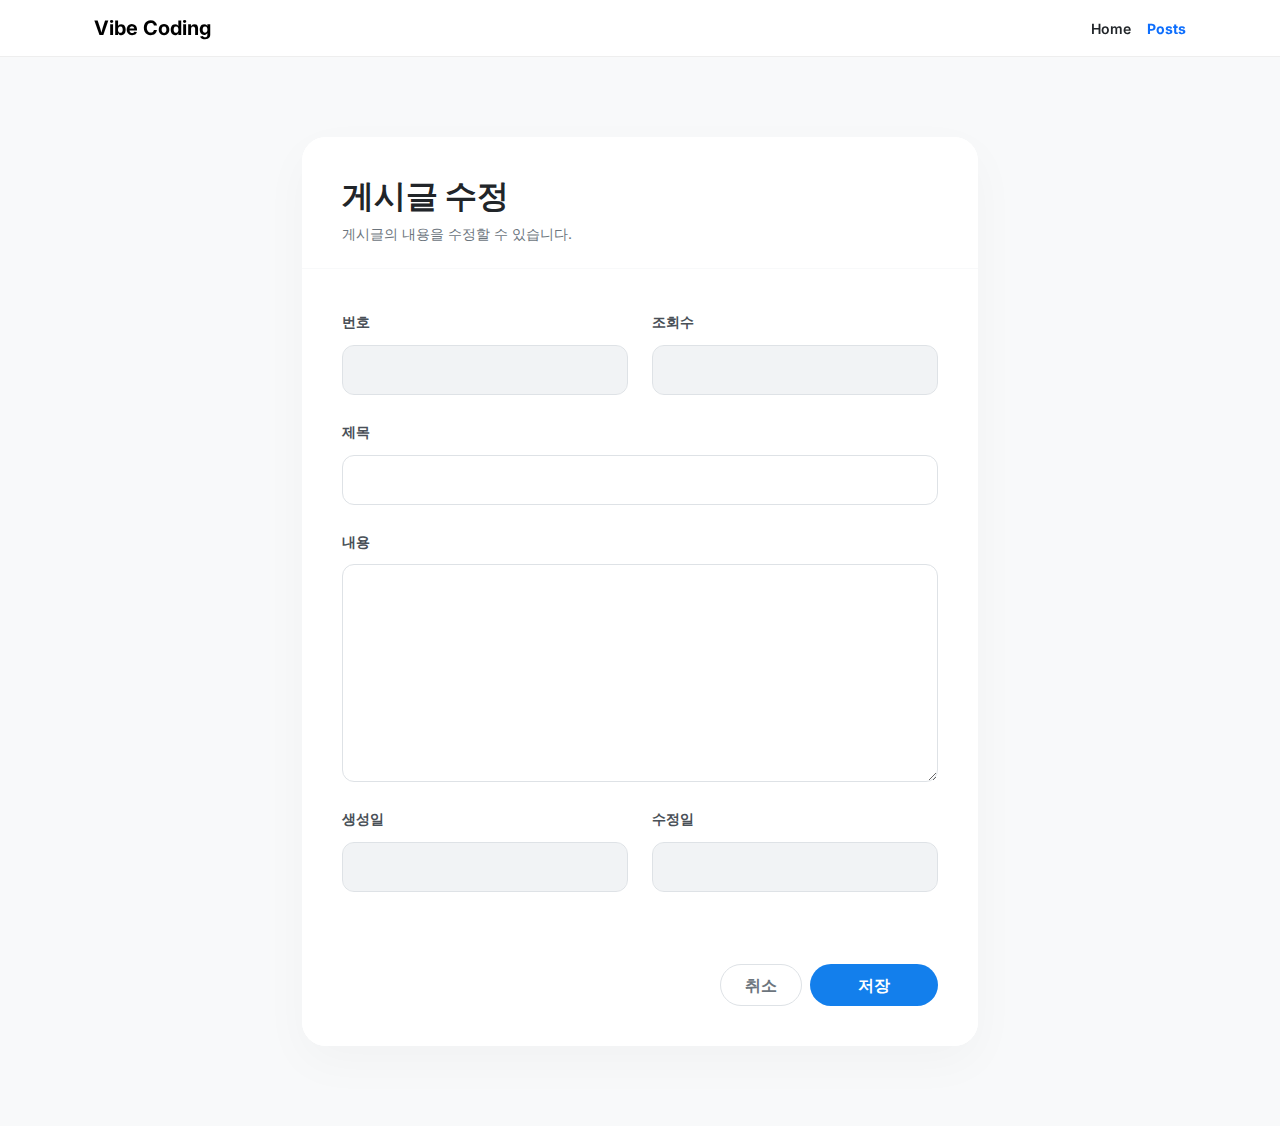
<file: src/main/resources/templates/post_edit_form.html>
<!DOCTYPE html>
<html xmlns:th="http://www.thymeleaf.org" lang="ko">

<head>
    <meta charset="utf-8" />
    <meta content="width=device-width, initial-scale=1.0" name="viewport" />
    <title>게시글 수정 | Vibe Coding</title>
    <!-- Bootstrap 5 CSS -->
    <link href="https://cdn.jsdelivr.net/npm/bootstrap@5.3.3/dist/css/bootstrap.min.css" rel="stylesheet">
    <link href="https://fonts.googleapis.com/css2?family=Inter:wght@400;600;700&display=swap" rel="stylesheet" />
    <link href="https://fonts.googleapis.com/css2?family=Material+Symbols+Outlined:wght,FILL@100..700,0..1&display=swap"
        rel="stylesheet" />
    <style>
        body {
            font-family: 'Inter', sans-serif;
            background-color: #f8f9fa;
        }

        .navbar {
            border-bottom: 1px solid #eee;
            background-color: rgba(255, 255, 255, 0.9) !important;
            backdrop-filter: blur(10px);
        }

        .container-main {
            max-width: 700px;
            margin-top: 5rem;
            margin-bottom: 5rem;
        }

        .card {
            border: none;
            border-radius: 1.5rem;
            box-shadow: 0 1rem 3rem rgba(0, 0, 0, 0.03);
            overflow: hidden;
        }

        .form-header {
            padding: 2.5rem 2.5rem 1.5rem;
            background-color: #fff;
            border-bottom: 1px solid #f8f9fa;
        }

        .form-body {
            padding: 2.5rem;
            background-color: #fff;
        }

        .form-label {
            font-weight: 600;
            color: #495057;
            font-size: 0.9rem;
            margin-bottom: 0.75rem;
        }

        .form-control {
            border-radius: 0.75rem;
            padding: 0.75rem 1rem;
            border: 1px solid #dee2e6;
            transition: border-color 0.2s, box-shadow 0.2s;
        }

        .form-control[readonly] {
            background-color: #f1f3f5;
            cursor: not-allowed;
        }

        .form-control:focus:not([readonly]) {
            border-color: #137fec;
            box-shadow: 0 0 0 0.25rem rgba(19, 127, 236, 0.1);
        }

        .btn-save {
            background-color: #137fec;
            border: none;
            font-weight: 700;
        }

        .btn-save:hover {
            background-color: #0d6efd;
        }

        .btn-cancel {
            border: 1px solid #dee2e6;
            color: #6c757d;
            font-weight: 600;
        }

        .btn-cancel:hover {
            background-color: #f8f9fa;
            border-color: #ced4da;
            color: #212529;
        }
    </style>
</head>

<body>
    <!-- Navigation -->
    <nav class="navbar navbar-expand-lg sticky-top">
        <div class="container px-4">
            <a class="navbar-brand fw-bold" href="/">Vibe Coding</a>
            <div class="d-flex align-items-center gap-3">
                <a href="/" class="text-decoration-none text-dark small fw-semibold">Home</a>
                <a href="/posts" class="text-decoration-none text-primary small fw-bold">Posts</a>
            </div>
        </div>
    </nav>

    <div class="container container-main">
        <div class="card">
            <div class="form-header">
                <h2 class="fw-bold mb-0">게시글 수정</h2>
                <p class="text-secondary small mt-2 mb-0">게시글의 내용을 수정할 수 있습니다.</p>
            </div>
            <div class="form-body">
                <form id="editForm">
                    <div class="row">
                        <div class="col-md-6 mb-4">
                            <label class="form-label">번호</label>
                            <input type="text" class="form-control" th:value="${post.no}" readonly>
                        </div>
                        <div class="col-md-6 mb-4">
                            <label class="form-label">조회수</label>
                            <input type="text" class="form-control" th:value="${post.views}" readonly>
                        </div>
                    </div>

                    <div class="mb-4">
                        <label for="title" class="form-label">제목</label>
                        <input type="text" name="title" class="form-control" id="title" th:value="${post.title}"
                            required>
                    </div>

                    <div class="mb-4">
                        <label for="content" class="form-label">내용</label>
                        <textarea name="content" class="form-control" id="content" rows="8" th:text="${post.content}"
                            required></textarea>
                    </div>

                    <div class="row">
                        <div class="col-md-6 mb-4">
                            <label class="form-label">생성일</label>
                            <input type="text" class="form-control"
                                th:value="${#temporals.format(post.createdAt, 'yyyy-MM-dd')}" readonly>
                        </div>
                        <div class="col-md-6 mb-4">
                            <label class="form-label">수정일</label>
                            <input type="text" class="form-control"
                                th:value="${post.updatedAt != null ? #temporals.format(post.updatedAt, 'yyyy-MM-dd') : ''}"
                                readonly>
                        </div>
                    </div>

                    <div class="d-flex gap-2 justify-content-end mt-5">
                        <a th:href="@{/posts/{no}(no=${post.no})}" class="btn btn-cancel rounded-pill px-4 py-2">취소</a>
                        <button type="button" class="btn btn-save btn-primary rounded-pill px-5 py-2"
                            onclick="alert('저장되었습니다.')">저장</button>
                    </div>
                </form>
            </div>
        </div>
    </div>

    <!-- Bootstrap 5 JS Bundle -->
    <script src="https://cdn.jsdelivr.net/npm/bootstrap@5.3.3/dist/js/bootstrap.bundle.min.js"></script>
</body>

</html>
</file>
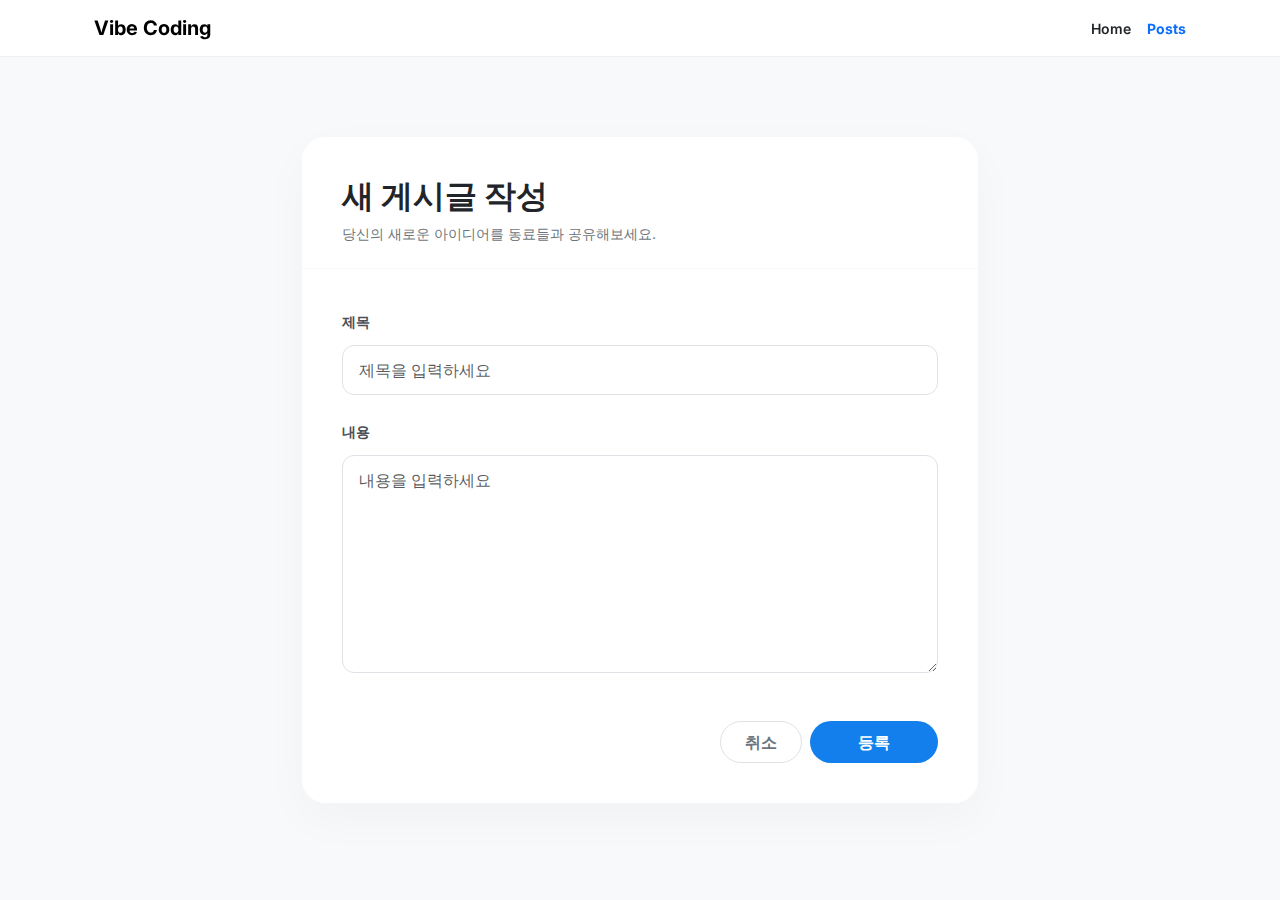
<file: src/main/resources/templates/post_new_form.html>
<!DOCTYPE html>
<html xmlns:th="http://www.thymeleaf.org" lang="ko">

<head>
    <meta charset="utf-8" />
    <meta content="width=device-width, initial-scale=1.0" name="viewport" />
    <title>새 게시글 작성 | Vibe Coding</title>
    <!-- Bootstrap 5 CSS -->
    <link href="https://cdn.jsdelivr.net/npm/bootstrap@5.3.3/dist/css/bootstrap.min.css" rel="stylesheet">
    <link href="https://fonts.googleapis.com/css2?family=Inter:wght@400;600;700&display=swap" rel="stylesheet" />
    <link href="https://fonts.googleapis.com/css2?family=Material+Symbols+Outlined:wght,FILL@100..700,0..1&display=swap"
        rel="stylesheet" />
    <style>
        body {
            font-family: 'Inter', sans-serif;
            background-color: #f8f9fa;
        }

        .navbar {
            border-bottom: 1px solid #eee;
            background-color: rgba(255, 255, 255, 0.9) !important;
            backdrop-filter: blur(10px);
        }

        .container-main {
            max-width: 700px;
            margin-top: 5rem;
            margin-bottom: 5rem;
        }

        .card {
            border: none;
            border-radius: 1.5rem;
            box-shadow: 0 1rem 3rem rgba(0, 0, 0, 0.03);
            overflow: hidden;
        }

        .form-header {
            padding: 2.5rem 2.5rem 1.5rem;
            background-color: #fff;
            border-bottom: 1px solid #f8f9fa;
        }

        .form-body {
            padding: 2.5rem;
            background-color: #fff;
        }

        .form-label {
            font-weight: 600;
            color: #495057;
            font-size: 0.9rem;
            margin-bottom: 0.75rem;
        }

        .form-control {
            border-radius: 0.75rem;
            padding: 0.75rem 1rem;
            border: 1px solid #dee2e6;
            transition: border-color 0.2s, box-shadow 0.2s;
        }

        .form-control:focus {
            border-color: #137fec;
            box-shadow: 0 0 0 0.25rem rgba(19, 127, 236, 0.1);
        }

        .btn-submit {
            background-color: #137fec;
            border: none;
            font-weight: 700;
        }

        .btn-submit:hover {
            background-color: #0d6efd;
        }

        .btn-cancel {
            border: 1px solid #dee2e6;
            color: #6c757d;
            font-weight: 600;
        }

        .btn-cancel:hover {
            background-color: #f8f9fa;
            border-color: #ced4da;
            color: #212529;
        }
    </style>
</head>

<body>
    <!-- Navigation -->
    <nav class="navbar navbar-expand-lg sticky-top">
        <div class="container px-4">
            <a class="navbar-brand fw-bold" href="/">Vibe Coding</a>
            <div class="d-flex align-items-center gap-3">
                <a href="/" class="text-decoration-none text-dark small fw-semibold">Home</a>
                <a href="/posts" class="text-decoration-none text-primary small fw-bold">Posts</a>
            </div>
        </div>
    </nav>

    <div class="container container-main">
        <div class="card">
            <div class="form-header">
                <h2 class="fw-bold mb-0">새 게시글 작성</h2>
                <p class="text-secondary small mt-2 mb-0">당신의 새로운 아이디어를 동료들과 공유해보세요.</p>
            </div>
            <div class="form-body">
                <form th:action="@{/posts/add}" method="post">
                    <div class="mb-4">
                        <label for="title" class="form-label">제목</label>
                        <input type="text" name="title" class="form-control" id="title" placeholder="제목을 입력하세요"
                            required>
                    </div>
                    <div class="mb-4">
                        <label for="content" class="form-label">내용</label>
                        <textarea name="content" class="form-control" id="content" rows="8" placeholder="내용을 입력하세요"
                            required></textarea>
                    </div>
                    <div class="d-flex gap-2 justify-content-end mt-5">
                        <a href="/posts" class="btn btn-cancel rounded-pill px-4 py-2">취소</a>
                        <button type="submit" class="btn btn-submit btn-primary rounded-pill px-5 py-2">등록</button>
                    </div>
                </form>
            </div>
        </div>
    </div>

    <!-- Bootstrap 5 JS Bundle -->
    <script src="https://cdn.jsdelivr.net/npm/bootstrap@5.3.3/dist/js/bootstrap.bundle.min.js"></script>
</body>

</html>
</file>
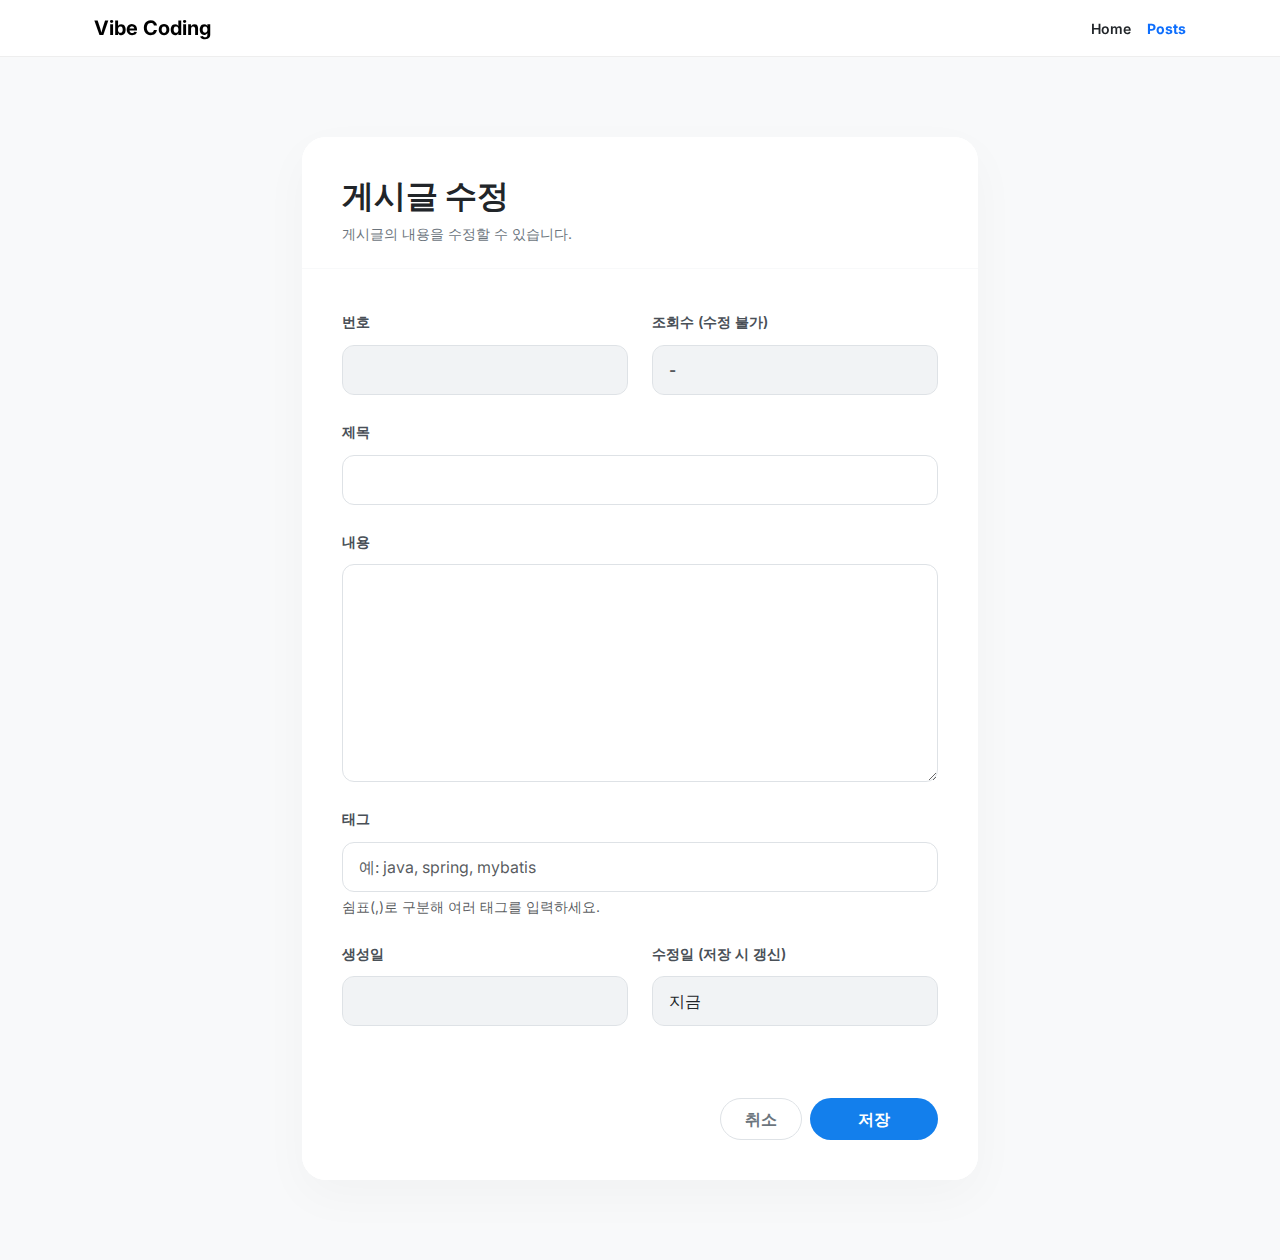
<file: src/main/resources/templates/post/post_edit_form.html>
<!DOCTYPE html>
<html xmlns:th="http://www.thymeleaf.org" lang="ko">

<head>
    <meta charset="utf-8" />
    <meta content="width=device-width, initial-scale=1.0" name="viewport" />
    <title>게시글 수정 | Vibe Coding</title>
    <!-- Bootstrap 5 CSS -->
    <link href="https://cdn.jsdelivr.net/npm/bootstrap@5.3.3/dist/css/bootstrap.min.css" rel="stylesheet">
    <link href="https://fonts.googleapis.com/css2?family=Inter:wght@400;600;700&display=swap" rel="stylesheet" />
    <link href="https://fonts.googleapis.com/css2?family=Material+Symbols+Outlined:wght,FILL@100..700,0..1&display=swap"
        rel="stylesheet" />
    <style>
        body {
            font-family: 'Inter', sans-serif;
            background-color: #f8f9fa;
        }

        .navbar {
            border-bottom: 1px solid #eee;
            background-color: rgba(255, 255, 255, 0.9) !important;
            backdrop-filter: blur(10px);
        }

        .container-main {
            max-width: 700px;
            margin-top: 5rem;
            margin-bottom: 5rem;
        }

        .card {
            border: none;
            border-radius: 1.5rem;
            box-shadow: 0 1rem 3rem rgba(0, 0, 0, 0.03);
            overflow: hidden;
        }

        .form-header {
            padding: 2.5rem 2.5rem 1.5rem;
            background-color: #fff;
            border-bottom: 1px solid #f8f9fa;
        }

        .form-body {
            padding: 2.5rem;
            background-color: #fff;
        }

        .form-label {
            font-weight: 600;
            color: #495057;
            font-size: 0.9rem;
            margin-bottom: 0.75rem;
        }

        .form-control {
            border-radius: 0.75rem;
            padding: 0.75rem 1rem;
            border: 1px solid #dee2e6;
            transition: border-color 0.2s, box-shadow 0.2s;
        }

        .form-control[readonly] {
            background-color: #f1f3f5;
            cursor: not-allowed;
        }

        .form-control:focus:not([readonly]) {
            border-color: #137fec;
            box-shadow: 0 0 0 0.25rem rgba(19, 127, 236, 0.1);
        }

        .btn-save {
            background-color: #137fec;
            border: none;
            font-weight: 700;
        }

        .btn-save:hover {
            background-color: #0d6efd;
        }

        .btn-cancel {
            border: 1px solid #dee2e6;
            color: #6c757d;
            font-weight: 600;
        }

        .btn-cancel:hover {
            background-color: #f8f9fa;
            border-color: #ced4da;
            color: #212529;
        }
    </style>
</head>

<body>
    <!-- Navigation -->
    <nav class="navbar navbar-expand-lg sticky-top">
        <div class="container px-4">
            <a class="navbar-brand fw-bold" href="/">Vibe Coding</a>
            <div class="d-flex align-items-center gap-3">
                <a href="/" class="text-decoration-none text-dark small fw-semibold">Home</a>
                <a href="/posts" class="text-decoration-none text-primary small fw-bold">Posts</a>
            </div>
        </div>
    </nav>

    <div class="container container-main">
        <div class="card">
            <div class="form-header">
                <h2 class="fw-bold mb-0">게시글 수정</h2>
                <p class="text-secondary small mt-2 mb-0">게시글의 내용을 수정할 수 있습니다.</p>
            </div>
            <div class="form-body">
                <form th:action="@{/posts/{id}/save(id=${id})}" th:object="${postUpdateDto}" method="post">
                    <div class="row">
                        <div class="col-md-6 mb-4">
                            <label class="form-label">번호</label>
                            <input type="text" class="form-control" th:value="${id}" readonly>
                        </div>
                        <div class="col-md-6 mb-4">
                            <label class="form-label">조회수 (수정 불가)</label>
                            <input type="text" class="form-control" value="-" readonly>
                        </div>
                    </div>

                    <div class="mb-4">
                        <label for="title" class="form-label">제목</label>
                        <input type="text" th:field="*{title}" class="form-control" id="title"
                            th:classappend="${#fields.hasErrors('title')} ? 'is-invalid'">
                        <div class="invalid-feedback" th:if="${#fields.hasErrors('title')}" th:errors="*{title}">
                            제목 에러 메시지
                        </div>
                    </div>

                    <div class="mb-4">
                        <label for="content" class="form-label">내용</label>
                        <textarea th:field="*{content}" class="form-control" id="content" rows="8"
                            th:classappend="${#fields.hasErrors('content')} ? 'is-invalid'"></textarea>
                        <div class="invalid-feedback" th:if="${#fields.hasErrors('content')}" th:errors="*{content}">
                            내용 에러 메시지
                        </div>
                    </div>

                    <div class="mb-4">
                        <label for="tags" class="form-label">태그</label>
                        <input type="text" th:field="*{tags}" class="form-control" id="tags"
                            placeholder="예: java, spring, mybatis">
                        <div class="form-text">쉼표(,)로 구분해 여러 태그를 입력하세요.</div>
                    </div>

                    <div class="row">
                        <div class="col-md-6 mb-4">
                            <label class="form-label">생성일</label>
                            <input type="text" class="form-control"
                                th:value="${#temporals.format(post.createdAt, 'yyyy-MM-dd')}" readonly>
                        </div>
                        <div class="col-md-6 mb-4">
                            <label class="form-label">수정일 (저장 시 갱신)</label>
                            <input type="text" class="form-control" value="지금" readonly>
                        </div>
                    </div>

                    <div class="d-flex gap-2 justify-content-end mt-5">
                        <a th:href="@{/posts/{id}(id=${id})}" class="btn btn-cancel rounded-pill px-4 py-2">취소</a>
                        <button type="submit" class="btn btn-save btn-primary rounded-pill px-5 py-2">저장</button>
                    </div>
                </form>
            </div>
        </div>
    </div>

    <!-- Bootstrap 5 JS Bundle -->
    <script src="https://cdn.jsdelivr.net/npm/bootstrap@5.3.3/dist/js/bootstrap.bundle.min.js"></script>
</body>

</html>
</file>
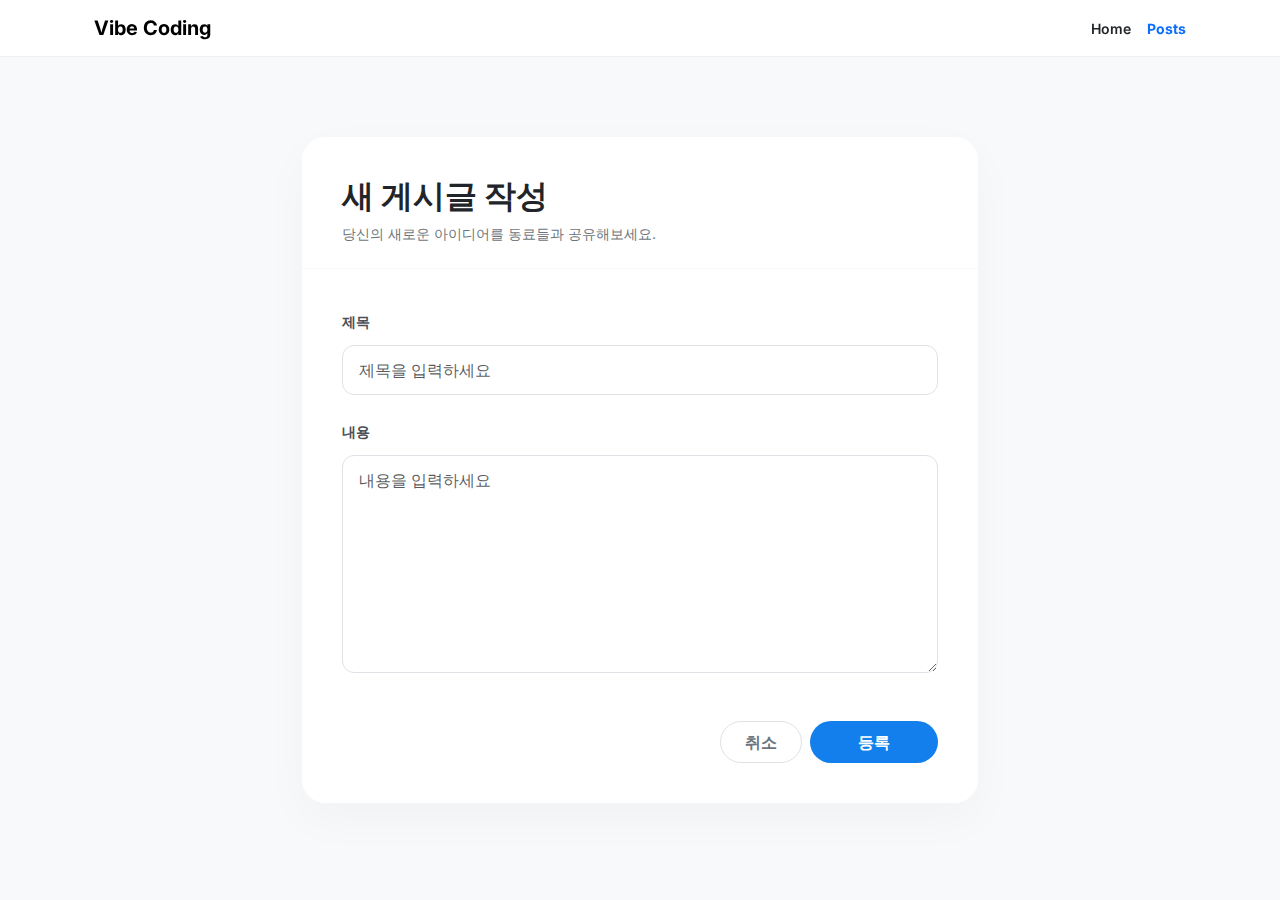
<file: src/main/resources/templates/post/post_new_form.html>
<!DOCTYPE html>
<html xmlns:th="http://www.thymeleaf.org" lang="ko">

<head>
    <meta charset="utf-8" />
    <meta content="width=device-width, initial-scale=1.0" name="viewport" />
    <title>새 게시글 작성 | Vibe Coding</title>
    <!-- Bootstrap 5 CSS -->
    <link href="https://cdn.jsdelivr.net/npm/bootstrap@5.3.3/dist/css/bootstrap.min.css" rel="stylesheet">
    <link href="https://fonts.googleapis.com/css2?family=Inter:wght@400;600;700&display=swap" rel="stylesheet" />
    <link href="https://fonts.googleapis.com/css2?family=Material+Symbols+Outlined:wght,FILL@100..700,0..1&display=swap"
        rel="stylesheet" />
    <style>
        body {
            font-family: 'Inter', sans-serif;
            background-color: #f8f9fa;
        }

        .navbar {
            border-bottom: 1px solid #eee;
            background-color: rgba(255, 255, 255, 0.9) !important;
            backdrop-filter: blur(10px);
        }

        .container-main {
            max-width: 700px;
            margin-top: 5rem;
            margin-bottom: 5rem;
        }

        .card {
            border: none;
            border-radius: 1.5rem;
            box-shadow: 0 1rem 3rem rgba(0, 0, 0, 0.03);
            overflow: hidden;
        }

        .form-header {
            padding: 2.5rem 2.5rem 1.5rem;
            background-color: #fff;
            border-bottom: 1px solid #f8f9fa;
        }

        .form-body {
            padding: 2.5rem;
            background-color: #fff;
        }

        .form-label {
            font-weight: 600;
            color: #495057;
            font-size: 0.9rem;
            margin-bottom: 0.75rem;
        }

        .form-control {
            border-radius: 0.75rem;
            padding: 0.75rem 1rem;
            border: 1px solid #dee2e6;
            transition: border-color 0.2s, box-shadow 0.2s;
        }

        .form-control:focus {
            border-color: #137fec;
            box-shadow: 0 0 0 0.25rem rgba(19, 127, 236, 0.1);
        }

        .btn-submit {
            background-color: #137fec;
            border: none;
            font-weight: 700;
        }

        .btn-submit:hover {
            background-color: #0d6efd;
        }

        .btn-cancel {
            border: 1px solid #dee2e6;
            color: #6c757d;
            font-weight: 600;
        }

        .btn-cancel:hover {
            background-color: #f8f9fa;
            border-color: #ced4da;
            color: #212529;
        }
    </style>
</head>

<body>
    <!-- Navigation -->
    <nav class="navbar navbar-expand-lg sticky-top">
        <div class="container px-4">
            <a class="navbar-brand fw-bold" href="/">Vibe Coding</a>
            <div class="d-flex align-items-center gap-3">
                <a href="/" class="text-decoration-none text-dark small fw-semibold">Home</a>
                <a href="/posts" class="text-decoration-none text-primary small fw-bold">Posts</a>
            </div>
        </div>
    </nav>

    <div class="container container-main">
        <div class="card">
            <div class="form-header">
                <h2 class="fw-bold mb-0">새 게시글 작성</h2>
                <p class="text-secondary small mt-2 mb-0">당신의 새로운 아이디어를 동료들과 공유해보세요.</p>
            </div>
            <div class="form-body">
                <form th:action="@{/posts/add}" th:object="${postCreateDto}" method="post">
                    <div class="mb-4">
                        <label for="title" class="form-label">제목</label>
                        <input type="text" th:field="*{title}" class="form-control" id="title" placeholder="제목을 입력하세요"
                            th:classappend="${#fields.hasErrors('title')} ? 'is-invalid'">
                        <div class="invalid-feedback" th:if="${#fields.hasErrors('title')}" th:errors="*{title}">
                            제목 에러 메시지
                        </div>
                    </div>
                    <div class="mb-4">
                        <label for="content" class="form-label">내용</label>
                        <textarea th:field="*{content}" class="form-control" id="content" rows="8"
                            placeholder="내용을 입력하세요"
                            th:classappend="${#fields.hasErrors('content')} ? 'is-invalid'"></textarea>
                        <div class="invalid-feedback" th:if="${#fields.hasErrors('content')}" th:errors="*{content}">
                            내용 에러 메시지
                        </div>
                    </div>
                    <div class="d-flex gap-2 justify-content-end mt-5">
                        <a href="/posts" class="btn btn-cancel rounded-pill px-4 py-2">취소</a>
                        <button type="submit" class="btn btn-submit btn-primary rounded-pill px-5 py-2">등록</button>
                    </div>
                </form>
            </div>
        </div>
    </div>

    <!-- Bootstrap 5 JS Bundle -->
    <script src="https://cdn.jsdelivr.net/npm/bootstrap@5.3.3/dist/js/bootstrap.bundle.min.js"></script>
</body>

</html>
</file>
